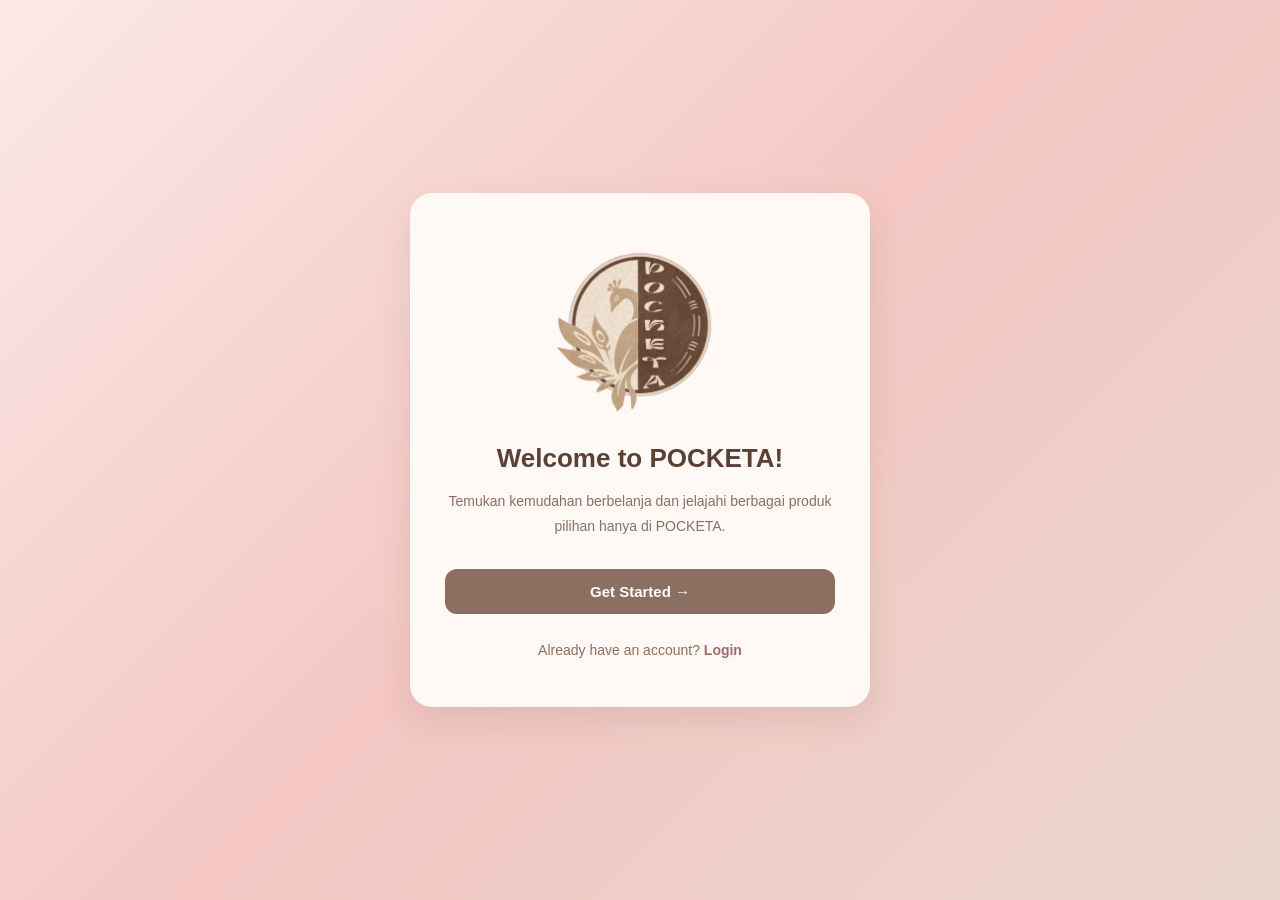
<file: index.html>
<!DOCTYPE html>
<html lang="id">
<head>
    <meta charset="UTF-8">
    <meta name="viewport"
          content="width=device-width, initial-scale=1.0">

    <title>Welcome - POCKETA</title>

    <link rel="stylesheet" href="assets/css/style.css">
</head>

<body>

    <div class="container welcome-container">

        <!-- LOGO POCKETA -->
        <div class="logo-image">
            <img
                src="images/logo-pocketa.png"
                alt="Logo POCKETA"
            >
        </div>

        <!-- WELCOME TEXT -->
        <h1>Welcome to POCKETA!</h1>

        <p>
            Temukan kemudahan berbelanja dan
            jelajahi berbagai produk pilihan
            hanya di POCKETA.
        </p>

        <!-- BUTTON -->
        <a href="register.html" class="btn">
            Get Started →
        </a>

        <!-- LOGIN -->
        <p class="login-text">
            Already have an account?
            <a href="login.html">Login</a>
        </p>

    </div>

</body>
</html>
</file>
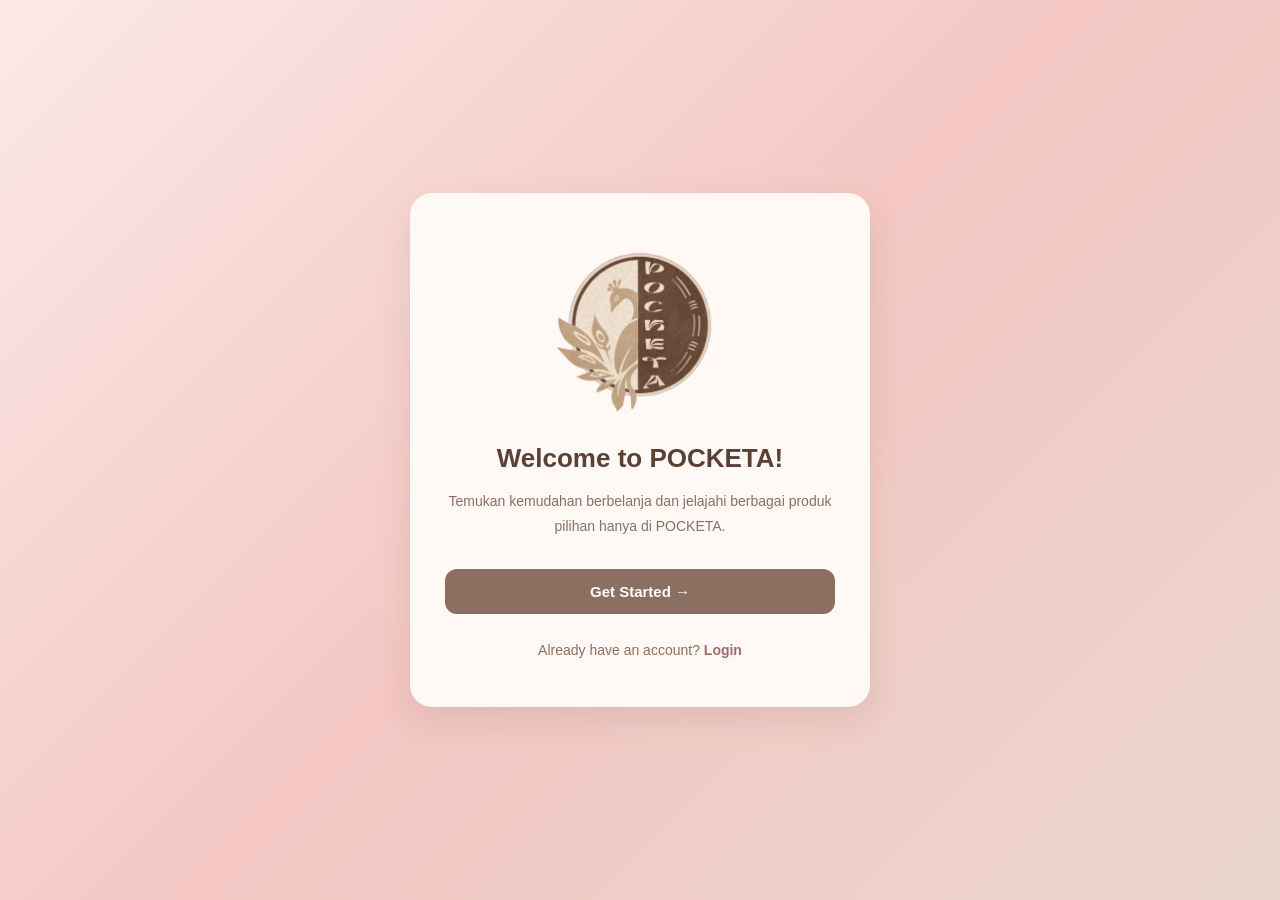
<file: POCKETA/index.html>
<!DOCTYPE html>
<html lang="id">
<head>
    <meta charset="UTF-8">
    <meta name="viewport"
          content="width=device-width, initial-scale=1.0">

    <title>Welcome - POCKETA</title>

    <link rel="stylesheet" href="style.css">
</head>

<body>

    <div class="container welcome-container">

        <!-- LOGO POCKETA -->
        <div class="logo-image">
            <img
                src="images/logo-pocketa.png"
                alt="Logo POCKETA"
            >
        </div>

        <!-- WELCOME TEXT -->
        <h1>Welcome to POCKETA!</h1>

        <p>
            Temukan kemudahan berbelanja dan
            jelajahi berbagai produk pilihan
            hanya di POCKETA.
        </p>

        <!-- BUTTON -->
        <a href="register.html" class="btn">
            Get Started →
        </a>

        <!-- LOGIN -->
        <p class="login-text">
            Already have an account?
            <a href="login.html">Login</a>
        </p>

    </div>

</body>
</html>
</file>
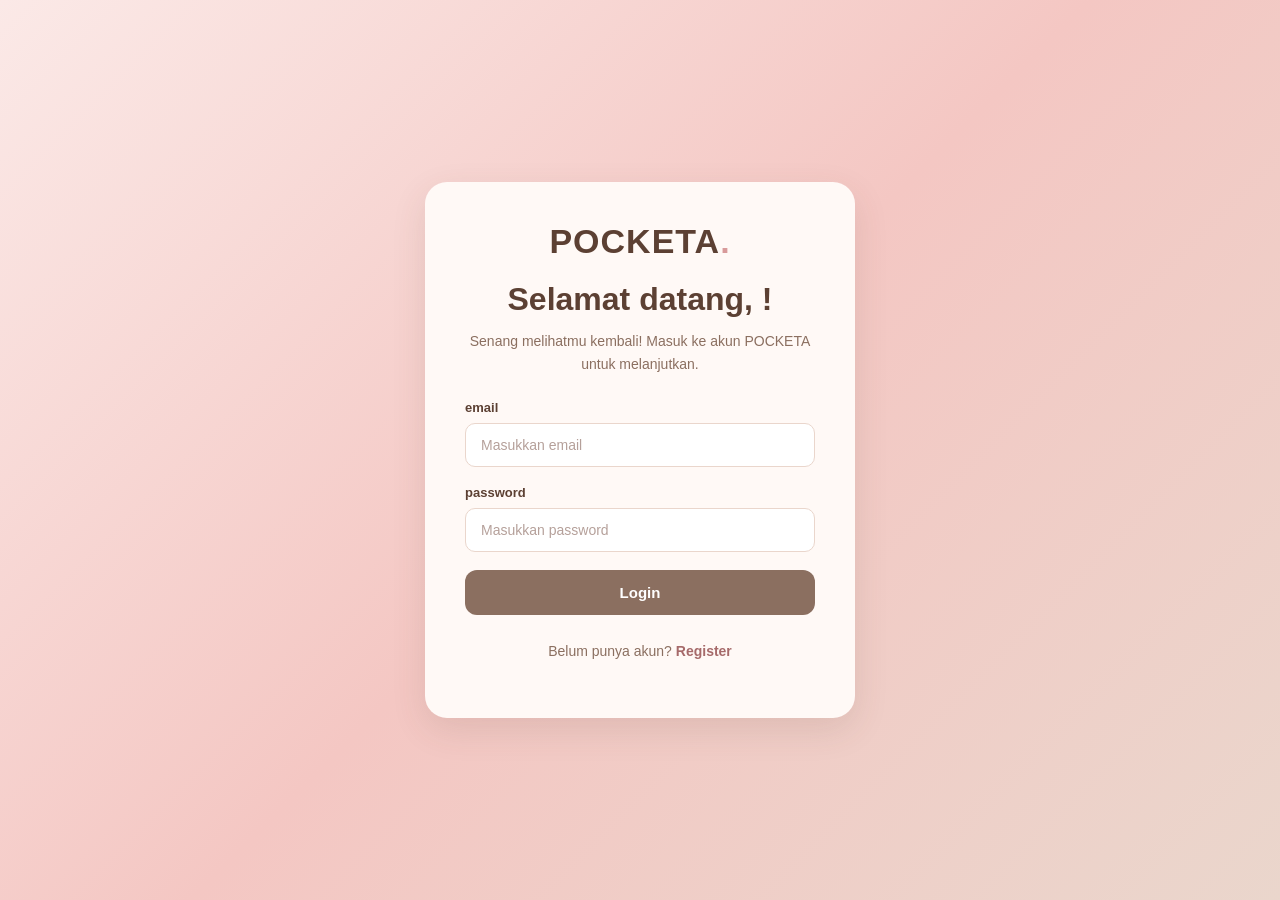
<file: login.html>
<!DOCTYPE html>
<html lang="id">
<head>
    <meta charset="UTF-8">
    <meta name="viewport" content="width=device-width, initial-scale=1.0">

    <title>Login - POCKETA</title>

    <link rel="stylesheet" href="assets/css/style.css">
</head>

<body>

    <div class="container">

        <div class="logo">
            POCKETA<span>.</span>
        </div>

        <h1>
    Selamat datang, <?= htmlspecialchars($nama) ?>!
        </h1>

        <p>
            Senang melihatmu kembali!
            Masuk ke akun POCKETA untuk melanjutkan.
        </p>

        <!-- LOGIN FORM -->

        <form id="loginForm">

            <input
                type="hidden"
                id="loginRole"
                value="user"
            >

            <div class="input-group">

                <label>email</label>

                <input
                    type="email"
                    id="email"
                    name="email"
                    placeholder="Masukkan email"
                    required
                >

            </div>

            <div class="input-group">

                <label>password</label>

                <input
                    type="password"
                    id="password"
                    name="password"
                    placeholder="Masukkan password"
                    required
                >

            </div>

            <button type="submit" class="btn">
                Login
            </button>

        </form>


        <p id="loginMessage" role="status"></p>

        <p class="login-text">

            Belum punya akun?

            <a href="register.html">
                Register
            </a>

        </p>

        <p id="message"></p>

    </div>

    <script src="javascript/login.js"></script>

</body>
</html>
</file>
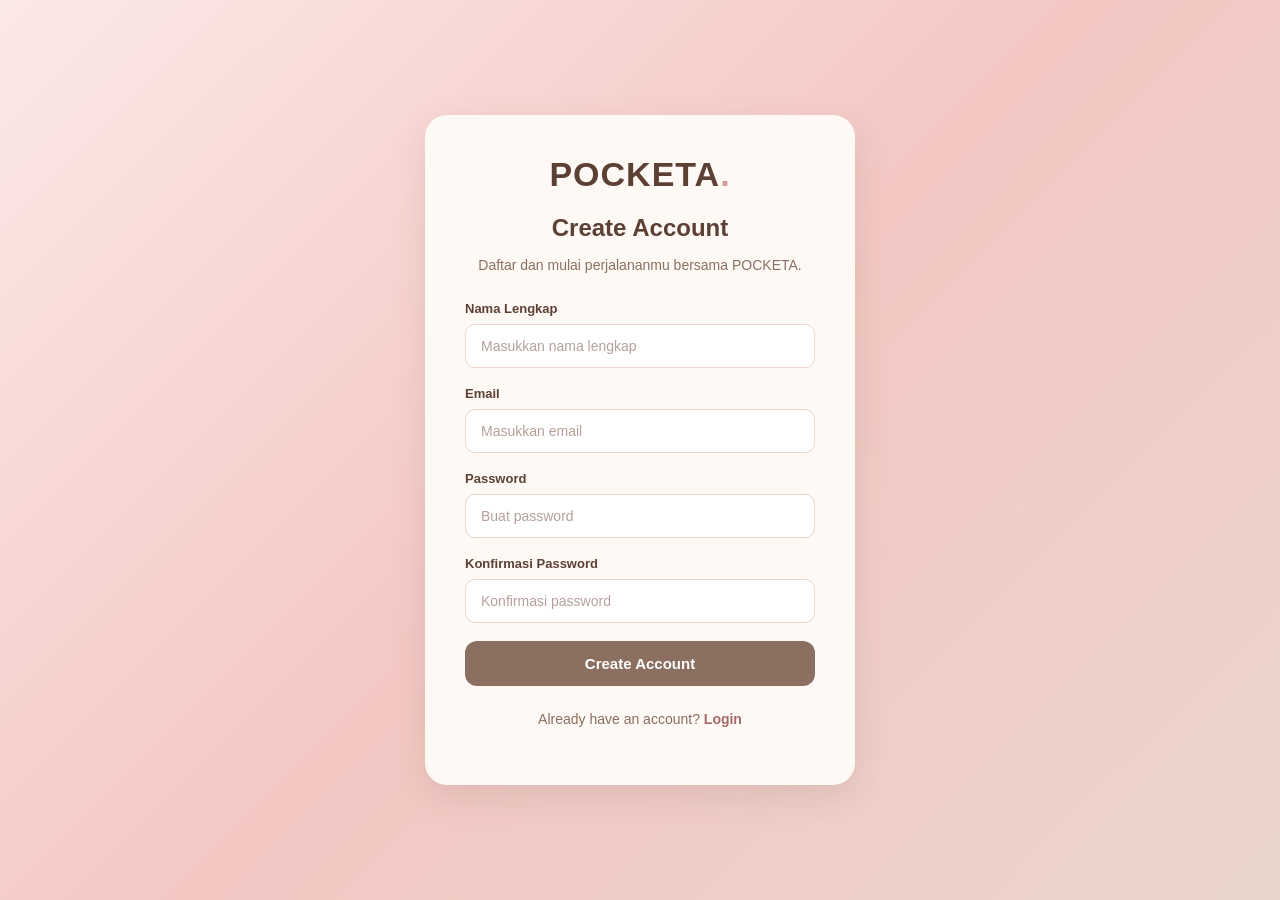
<file: register.html>
<!DOCTYPE html>
<html lang="id">
<head>
    <meta charset="UTF-8">
    <meta name="viewport" content="width=device-width, initial-scale=1.0">
    <title>Register - POCKETA</title>
    <link rel="stylesheet" href="assets/css/style.css">
</head>
<body>

    <div class="container register-box">

        <div class="logo">POCKETA<span>.</span></div>

        <h2>Create Account</h2>
        <p>Daftar dan mulai perjalananmu bersama POCKETA.</p>

        <form id="registerForm">

            <input type="hidden" id="role" value="user">

            <div class="input-group">
                <label>Nama Lengkap</label>
                <input type="text"
                       id="nama"
                       placeholder="Masukkan nama lengkap"
                       required>
            </div>

            <div class="input-group">
                <label>Email</label>
                <input type="email"
                       id="email"
                       placeholder="Masukkan email"
                       required>
            </div>

            <div class="input-group">
                <label>Password</label>
                <input type="password"
                       id="password"
                       placeholder="Buat password"
                       minlength="8"
                       required>
            </div>

            <div class="input-group">
                <label>Konfirmasi Password</label>
                <input type="password"
                       id="confirmPassword"
                       placeholder="Konfirmasi password"
                       required>
            </div>

            <div class="input-group" id="adminCodeGroup"
                 style="display:none;">
                <label>Kode Undangan Admin</label>
                <input type="text"
                       id="adminCode"
                       placeholder="Masukkan kode undangan">
            </div>

            <button type="submit" class="btn">
                Create Account
            </button>

        </form>

        <p class="login-text">
            Already have an account?
            <a href="login.html">Login</a>
        </p>

        <p id="message" role="status"></p>

    </div>

    <script src="javascript/script.js"></script>

</body>
</html>
</file>
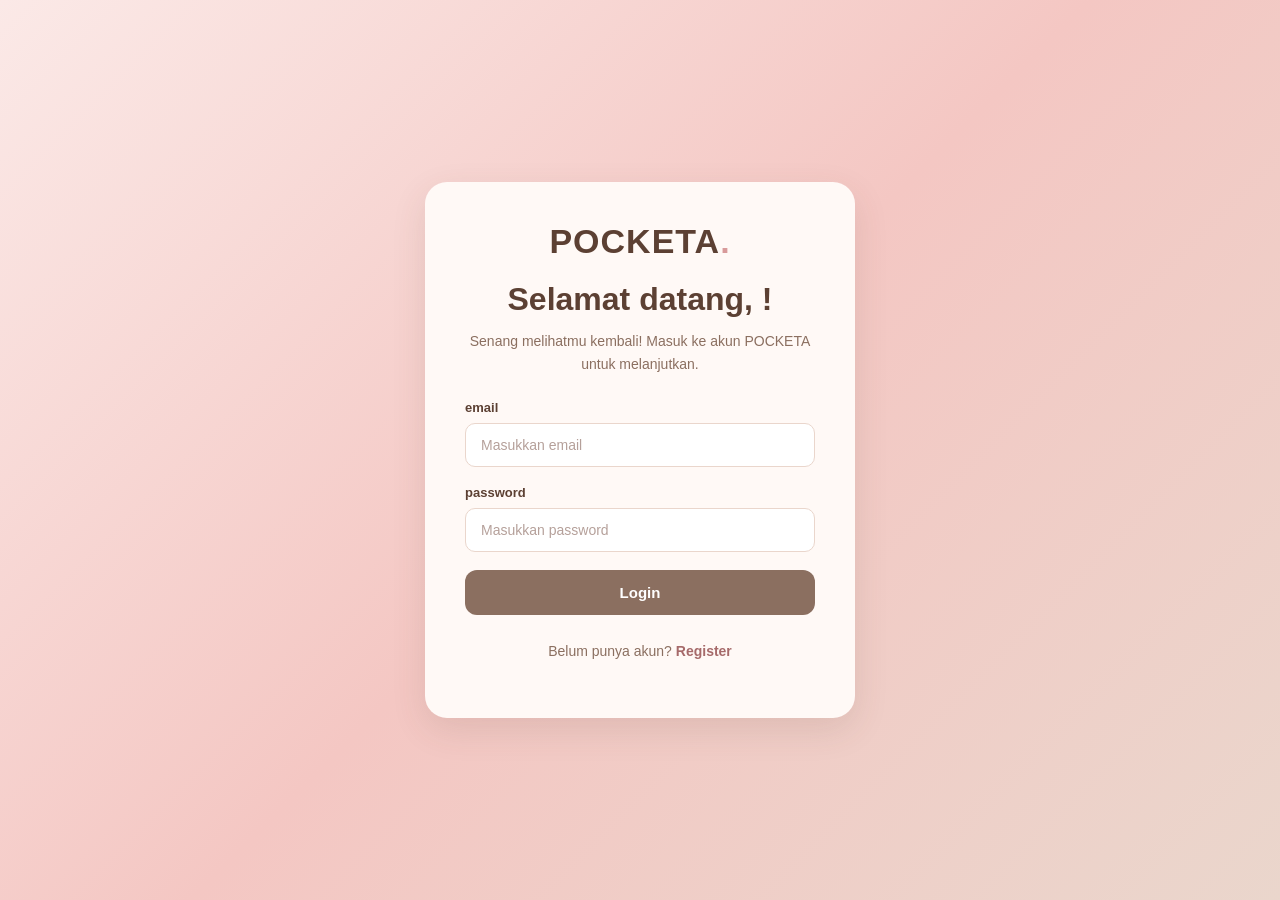
<file: POCKETA/login.html>
<!DOCTYPE html>
<html lang="id">
<head>
    <meta charset="UTF-8">
    <meta name="viewport" content="width=device-width, initial-scale=1.0">

    <title>Login - POCKETA</title>

    <link rel="stylesheet" href="style.css">
</head>

<body>

    <div class="container">

        <div class="logo">
            POCKETA<span>.</span>
        </div>

        <h1>
    Selamat datang, <?= htmlspecialchars($nama) ?>!
        </h1>

        <p>
            Senang melihatmu kembali!
            Masuk ke akun POCKETA untuk melanjutkan.
        </p>

        <!-- LOGIN FORM -->

        <form id="loginForm">

            <input
                type="hidden"
                id="loginRole"
                value="user"
            >

            <div class="input-group">

                <label>email</label>

                <input
                    type="email"
                    id="email"
                    name="email"
                    placeholder="Masukkan email"
                    required
                >

            </div>

            <div class="input-group">

                <label>password</label>

                <input
                    type="password"
                    id="password"
                    name="password"
                    placeholder="Masukkan password"
                    required
                >

            </div>

            <button type="submit" class="btn">
                Login
            </button>

        </form>


        <p id="loginMessage" role="status"></p>

        <p class="login-text">

            Belum punya akun?

            <a href="register.html">
                Register
            </a>

        </p>

        <p id="message"></p>

    </div>

    <script src="login.js"></script>

</body>
</html>
</file>
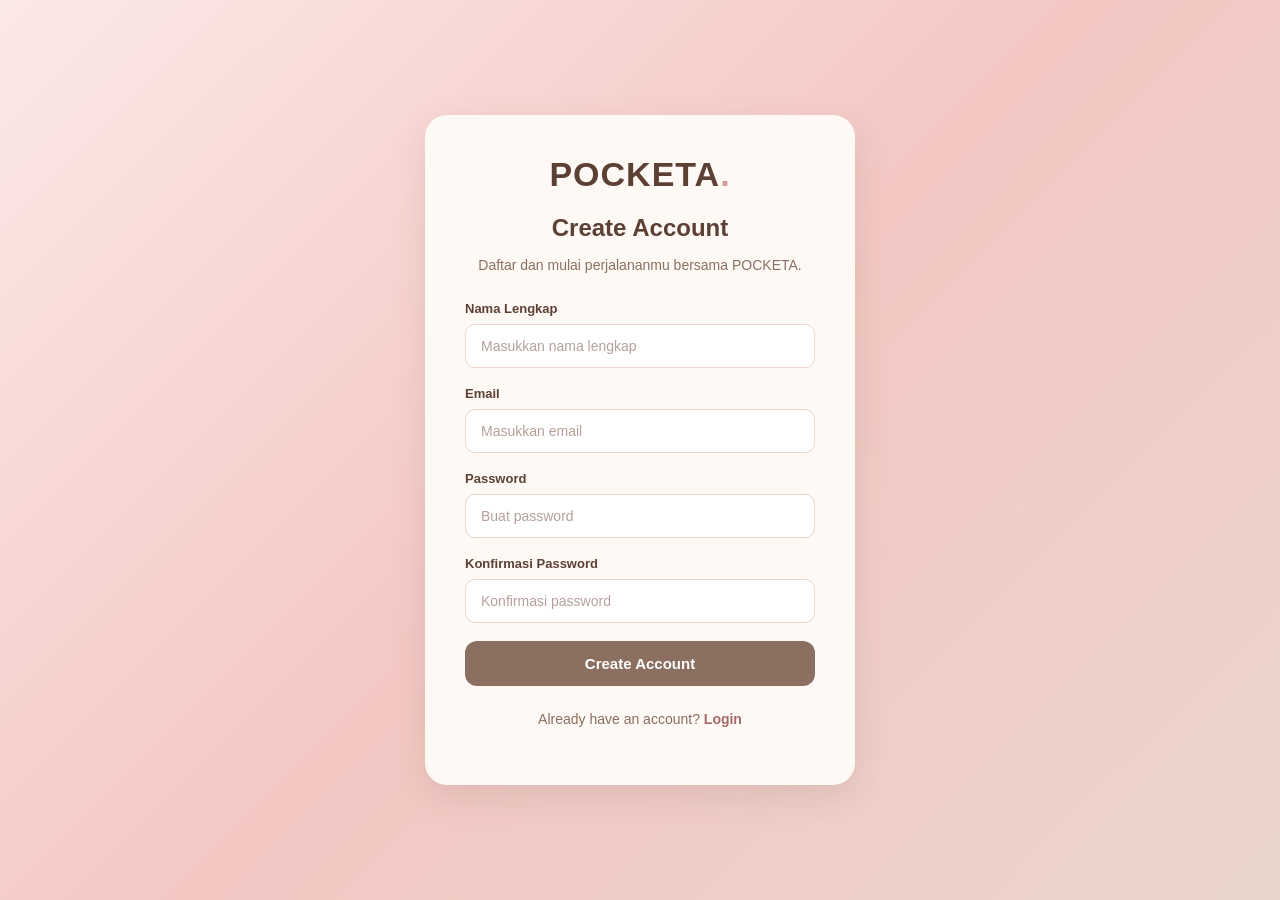
<file: POCKETA/register.html>
<!DOCTYPE html>
<html lang="id">
<head>
    <meta charset="UTF-8">
    <meta name="viewport" content="width=device-width, initial-scale=1.0">
    <title>Register - POCKETA</title>
    <link rel="stylesheet" href="style.css">
</head>
<body>

    <div class="container register-box">

        <div class="logo">POCKETA<span>.</span></div>

        <h2>Create Account</h2>
        <p>Daftar dan mulai perjalananmu bersama POCKETA.</p>

        <form id="registerForm">

            <input type="hidden" id="role" value="user">

            <div class="input-group">
                <label>Nama Lengkap</label>
                <input type="text"
                       id="nama"
                       placeholder="Masukkan nama lengkap"
                       required>
            </div>

            <div class="input-group">
                <label>Email</label>
                <input type="email"
                       id="email"
                       placeholder="Masukkan email"
                       required>
            </div>

            <div class="input-group">
                <label>Password</label>
                <input type="password"
                       id="password"
                       placeholder="Buat password"
                       minlength="8"
                       required>
            </div>

            <div class="input-group">
                <label>Konfirmasi Password</label>
                <input type="password"
                       id="confirmPassword"
                       placeholder="Konfirmasi password"
                       required>
            </div>

            <div class="input-group" id="adminCodeGroup"
                 style="display:none;">
                <label>Kode Undangan Admin</label>
                <input type="text"
                       id="adminCode"
                       placeholder="Masukkan kode undangan">
            </div>

            <button type="submit" class="btn">
                Create Account
            </button>

        </form>

        <p class="login-text">
            Already have an account?
            <a href="login.html">Login</a>
        </p>

        <p id="message" role="status"></p>

    </div>

    <script src="script.js"></script>

</body>
</html>
</file>
<file: assets/css/style.css>
/* =========================
   POCKETA - BROWN & SOFT PINK
========================= */

* {
    margin: 0;
    padding: 0;
    box-sizing: border-box;
    font-family: 'Segoe UI', sans-serif;
}

body {
    background: linear-gradient(
        135deg,
        #FBE9E7,
        #F4C7C3,
        #EAD6CC
    );

    min-height: 100vh;
    display: flex;
    justify-content: center;
    align-items: center;
    padding: 20px;
}

/* CONTAINER */

.container {
    background: #FFF9F6;
    padding: 40px;
    border-radius: 22px;
    width: 100%;
    max-width: 430px;
    text-align: center;

    box-shadow: 0 12px 35px rgba(92, 64, 51, 0.12);
}

/* LOGO */

.logo {
    font-size: 34px;
    font-weight: 800;
    color: #5C4033;
    margin-bottom: 20px;
    letter-spacing: 1px;
}

.logo span {
    color: #D89A9A;
}

/* HEADINGS */

h1, h2 {
    color: #5C4033;
    margin-bottom: 12px;
    font-weight: 700;
}

/* PARAGRAPH */

p {
    color: #8B6F60;
    font-size: 14px;
    line-height: 1.6;
    margin-bottom: 25px;
}

/* MAIN BUTTON */

.btn {
    display: block;
    width: 100%;
    padding: 14px;

    background: #8B6F60;
    border: none;
    border-radius: 12px;

    color: #FFFFFF;
    font-weight: 600;
    font-size: 15px;
    text-decoration: none;

    cursor: pointer;
    transition: all 0.3s ease;
}

.btn:hover {
    background: #5C4033;
    transform: translateY(-2px);

    box-shadow: 0 5px 15px rgba(92, 64, 51, 0.2);
}

/* ROLE SELECTION */

.role-selection {
    display: flex;
    gap: 12px;
    margin-bottom: 25px;
}

.role-btn {
    flex: 1;
    padding: 12px;

    border: 2px solid #EAD6CC;
    border-radius: 12px;

    background: #FFF9F6;
    color: #8B6F60;

    cursor: pointer;
    font-weight: 600;
    transition: 0.3s;
}

.role-btn:hover {
    background: #FBE9E7;
    border-color: #D8B7A6;
}

.role-btn.active {
    background: #F4C7C3;
    color: #5C4033;
    border-color: #D89A9A;
}

/* INPUT GROUP */

.input-group {
    text-align: left;
    margin-bottom: 18px;
}

.input-group label {
    display: block;
    margin-bottom: 8px;

    font-size: 13px;
    font-weight: 600;
    color: #5C4033;
}

/* INPUT FIELD */

.input-group input {
    width: 100%;
    padding: 13px 15px;

    border: 1.5px solid #EAD6CC;
    border-radius: 10px;

    background: #FFFFFF;
    color: #5C4033;

    outline: none;
    font-size: 14px;

    transition: 0.3s;
}

.input-group input::placeholder {
    color: #B5A09A;
}

.input-group input:focus {
    border-color: #D89A9A;
    background: #FFF9F6;

    box-shadow: 0 0 0 3px rgba(244, 199, 195, 0.25);
}

/* LOGIN TEXT */

.login-text {
    margin-top: 22px;
    margin-bottom: 0;
    color: #8B6F60;
}

.login-text a {
    color: #A66A6A;
    font-weight: 700;
    text-decoration: none;
}

.login-text a:hover {
    color: #5C4033;
    text-decoration: underline;
}

/* VALIDATION MESSAGE */

#message {
    margin-top: 15px;
    margin-bottom: 0;
    font-weight: 600;
    color: #5C4033;
}

/* RESPONSIVE */

@media (max-width: 480px) {

    .container {
        padding: 28px 22px;
        border-radius: 18px;
    }

    .logo {
        font-size: 30px;
    }

    h1, h2 {
        font-size: 23px;
    }

    .role-btn {
        padding: 11px;
        font-size: 13px;
    }
}

/* ==========================
   POCKETA WELCOME PAGE
========================== */

.welcome-container {
    max-width: 460px;
    padding: 45px 35px;
    text-align: center;
}

/* LOGO IMAGE */

.logo-image {
    display: flex;
    justify-content: center;
    align-items: center;
    margin-bottom: 25px;
}

.logo-image img {
    width: 190px;
    max-width: 100%;
    height: auto;
    object-fit: contain;

    transition: transform 0.3s ease;
}

/* HOVER EFFECT */

.logo-image img:hover {
    transform: scale(1.05);
}

/* WELCOME TITLE */

.welcome-container h1 {
    font-size: 26px;
    color: #5C4033;
    font-weight: 700;
    margin-bottom: 15px;
}

/* DESCRIPTION */

.welcome-container > p:not(.login-text) {
    color: #8B6F60;
    font-size: 14px;
    line-height: 1.8;
    margin-bottom: 30px;
}

/* BUTTON */

.welcome-container .btn {
    background: #8B6F60;
    color: white;
    border-radius: 12px;
    padding: 14px;
}

.welcome-container .btn:hover {
    background: #5C4033;
}

/* LOGIN LINK */

.welcome-container .login-text {
    margin-top: 25px;
    margin-bottom: 0;
}

/* MOBILE */

@media (max-width: 480px) {

    .welcome-container {
        padding: 35px 25px;
    }

    .logo-image img {
        width: 155px;
    }

    .welcome-container h1 {
        font-size: 23px;
    }
}


.upload-area {
    border: 2px dashed #D8B5A9;
    background: #FFF9F6;
    padding: 18px;
    border-radius: 15px;
    margin-top: 10px;
}

.image-preview {
    min-height: 190px;
    background: #FBE9E7;
    border-radius: 12px;
    margin-top: 15px;
    display: flex;
    justify-content: center;
    align-items: center;
    overflow: hidden;
}

#preview-gambar {
    max-width: 100%;
    max-height: 250px;
    object-fit: contain;
}

#preview-placeholder {
    text-align: center;
    color: #A58B7D;
    padding: 20px;
}

#preview-placeholder i {
    font-size: 35px;
    margin-bottom: 12px;
    color: #B47C7C;
}

.upload-info {
    display: block;
    margin-top: 8px;
    color: #927B6E;
}



/* LIVE PREVIEW SAMPING */

.avatar-preview-container {
    display: grid;
    grid-template-columns: 1fr 260px;
    gap: 20px;
    align-items: start;
    margin-top: 15px;
}

.avatar-controls {
    display: flex;
    flex-direction: column;
    gap: 5px;
}

.avatar-controls label {
    margin-top: 10px;
}

.avatar-stage {
    position: relative;
    width: 280px;
    height: 280px;
    overflow: hidden;
    border-radius: 16px;
    background: #FBE9E7;

    background-image:
        linear-gradient(45deg, #f3d9d4 25%, transparent 25%),
        linear-gradient(-45deg, #f3d9d4 25%, transparent 25%),
        linear-gradient(45deg, transparent 75%, #f3d9d4 75%),
        linear-gradient(-45deg, transparent 75%, #f3d9d4 75%);

    background-size: 20px 20px;
    background-position:
        0 0, 0 10px, 10px -10px, -10px 0;
}

.avatar-layer {
    position: absolute;
    top: 0;
    left: 0;
    width: 100%;
    height: 100%;
    object-fit: fill;
    display: block;
    pointer-events: none;
}

.layer-base { z-index: 1; }
.layer-motif { z-index: 2; }
.layer-telinga { z-index: 3; }
.layer-mata { z-index: 4; }
.layer-aksesori { z-index: 5; }

@media(max-width:650px) {
    .avatar-preview-container {
        grid-template-columns: 1fr;
    }

    .avatar-stage {
        position: relative;
        top: auto;
        max-width: 230px;
        margin: 0 auto;
        grid-row: 1;
    }
}
</file>
<file: POCKETA/style.css>
/* =========================
   POCKETA - BROWN & SOFT PINK
========================= */

* {
    margin: 0;
    padding: 0;
    box-sizing: border-box;
    font-family: 'Segoe UI', sans-serif;
}

body {
    background: linear-gradient(
        135deg,
        #FBE9E7,
        #F4C7C3,
        #EAD6CC
    );

    min-height: 100vh;
    display: flex;
    justify-content: center;
    align-items: center;
    padding: 20px;
}

/* CONTAINER */

.container {
    background: #FFF9F6;
    padding: 40px;
    border-radius: 22px;
    width: 100%;
    max-width: 430px;
    text-align: center;

    box-shadow: 0 12px 35px rgba(92, 64, 51, 0.12);
}

/* LOGO */

.logo {
    font-size: 34px;
    font-weight: 800;
    color: #5C4033;
    margin-bottom: 20px;
    letter-spacing: 1px;
}

.logo span {
    color: #D89A9A;
}

/* HEADINGS */

h1, h2 {
    color: #5C4033;
    margin-bottom: 12px;
    font-weight: 700;
}

/* PARAGRAPH */

p {
    color: #8B6F60;
    font-size: 14px;
    line-height: 1.6;
    margin-bottom: 25px;
}

/* MAIN BUTTON */

.btn {
    display: block;
    width: 100%;
    padding: 14px;

    background: #8B6F60;
    border: none;
    border-radius: 12px;

    color: #FFFFFF;
    font-weight: 600;
    font-size: 15px;
    text-decoration: none;

    cursor: pointer;
    transition: all 0.3s ease;
}

.btn:hover {
    background: #5C4033;
    transform: translateY(-2px);

    box-shadow: 0 5px 15px rgba(92, 64, 51, 0.2);
}

/* ROLE SELECTION */

.role-selection {
    display: flex;
    gap: 12px;
    margin-bottom: 25px;
}

.role-btn {
    flex: 1;
    padding: 12px;

    border: 2px solid #EAD6CC;
    border-radius: 12px;

    background: #FFF9F6;
    color: #8B6F60;

    cursor: pointer;
    font-weight: 600;
    transition: 0.3s;
}

.role-btn:hover {
    background: #FBE9E7;
    border-color: #D8B7A6;
}

.role-btn.active {
    background: #F4C7C3;
    color: #5C4033;
    border-color: #D89A9A;
}

/* INPUT GROUP */

.input-group {
    text-align: left;
    margin-bottom: 18px;
}

.input-group label {
    display: block;
    margin-bottom: 8px;

    font-size: 13px;
    font-weight: 600;
    color: #5C4033;
}

/* INPUT FIELD */

.input-group input {
    width: 100%;
    padding: 13px 15px;

    border: 1.5px solid #EAD6CC;
    border-radius: 10px;

    background: #FFFFFF;
    color: #5C4033;

    outline: none;
    font-size: 14px;

    transition: 0.3s;
}

.input-group input::placeholder {
    color: #B5A09A;
}

.input-group input:focus {
    border-color: #D89A9A;
    background: #FFF9F6;

    box-shadow: 0 0 0 3px rgba(244, 199, 195, 0.25);
}

/* LOGIN TEXT */

.login-text {
    margin-top: 22px;
    margin-bottom: 0;
    color: #8B6F60;
}

.login-text a {
    color: #A66A6A;
    font-weight: 700;
    text-decoration: none;
}

.login-text a:hover {
    color: #5C4033;
    text-decoration: underline;
}

/* VALIDATION MESSAGE */

#message {
    margin-top: 15px;
    margin-bottom: 0;
    font-weight: 600;
    color: #5C4033;
}

/* RESPONSIVE */

@media (max-width: 480px) {

    .container {
        padding: 28px 22px;
        border-radius: 18px;
    }

    .logo {
        font-size: 30px;
    }

    h1, h2 {
        font-size: 23px;
    }

    .role-btn {
        padding: 11px;
        font-size: 13px;
    }
}

/* ==========================
   POCKETA WELCOME PAGE
========================== */

.welcome-container {
    max-width: 460px;
    padding: 45px 35px;
    text-align: center;
}

/* LOGO IMAGE */

.logo-image {
    display: flex;
    justify-content: center;
    align-items: center;
    margin-bottom: 25px;
}

.logo-image img {
    width: 190px;
    max-width: 100%;
    height: auto;
    object-fit: contain;

    transition: transform 0.3s ease;
}

/* HOVER EFFECT */

.logo-image img:hover {
    transform: scale(1.05);
}

/* WELCOME TITLE */

.welcome-container h1 {
    font-size: 26px;
    color: #5C4033;
    font-weight: 700;
    margin-bottom: 15px;
}

/* DESCRIPTION */

.welcome-container > p:not(.login-text) {
    color: #8B6F60;
    font-size: 14px;
    line-height: 1.8;
    margin-bottom: 30px;
}

/* BUTTON */

.welcome-container .btn {
    background: #8B6F60;
    color: white;
    border-radius: 12px;
    padding: 14px;
}

.welcome-container .btn:hover {
    background: #5C4033;
}

/* LOGIN LINK */

.welcome-container .login-text {
    margin-top: 25px;
    margin-bottom: 0;
}

/* MOBILE */

@media (max-width: 480px) {

    .welcome-container {
        padding: 35px 25px;
    }

    .logo-image img {
        width: 155px;
    }

    .welcome-container h1 {
        font-size: 23px;
    }
}
</file>
